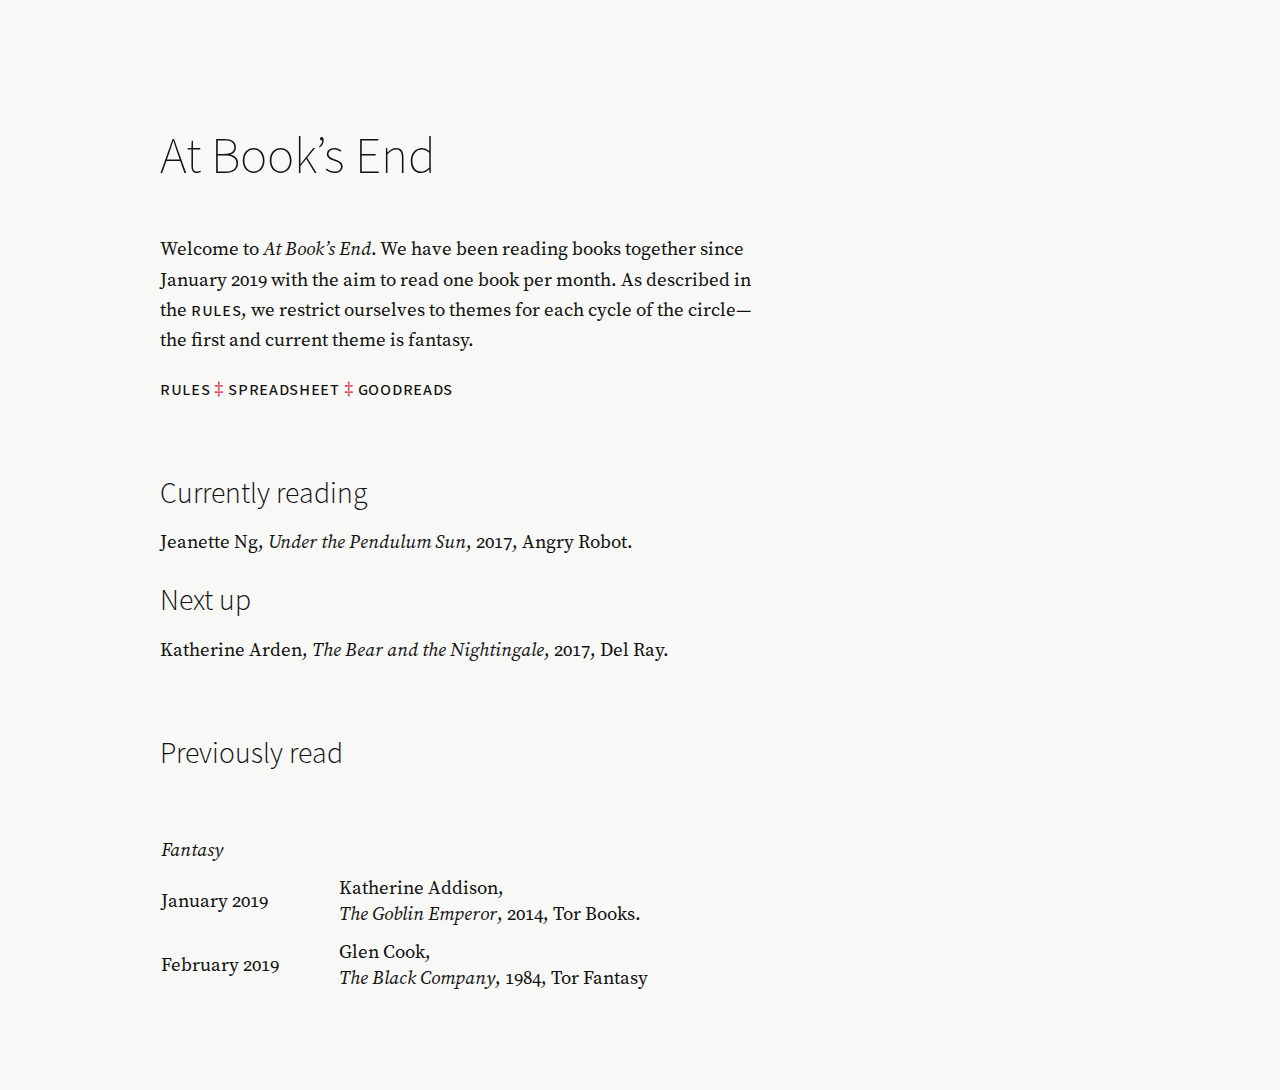
<file: index.html>
<!DOCTYPE html>
<html lang="en">
<head>
  <meta charset="UTF-8">
  <title>At Book’s End</title>
  <link rel="stylesheet" type="text/css" href="styles.css" />
  <meta name="viewport" content="width=device-width, initial-scale=1">
</head>
<body><article><root><h1>At Book’s End</h1><section><p>Welcome to <em>At Book’s End</em>. We have been reading books together since January 2019 with the aim to read one book per month. As described in the <a href="rules.html">rules</a>, we restrict ourselves to themes for each cycle of the circle—the first and current theme is fantasy.</p><p><a href="rules.html">Rules</a> <span class="red">‡</span> <a href="https://docs.google.com/spreadsheets/d/1F0fgYC9iT_X1TeSNWdfHiuKrNp_ETku6lrysemuS7Ao/edit?usp=sharing">Spreadsheet</a> <span class="red">‡</span> <a href="https://www.goodreads.com/group/show/858506-at-book-s-end">Goodreads</a></p></section><section><h2>Currently reading</h2><p>Jeanette Ng, <em>Under the Pendulum Sun</em>, 2017, Angry Robot.</p><h2>Next up</h2><p>Katherine Arden, <em>The Bear and the Nightingale</em>, 2017, Del Ray.</p></section><section><h2>Previously read</h2><table width="100%"><tr><th colspan="2"><em>Fantasy</em></th></tr><br/><tr><td>January 2019</td> <td>Katherine Addison,<br/><em>The Goblin Emperor</em>, 2014, Tor Books.</td></tr><br/><tr><td>February 2019</td> <td>Glen Cook,<br/><em>The Black Company</em>, 1984, Tor Fantasy</td></tr></table></section></root></article></body>

</html>
</file>
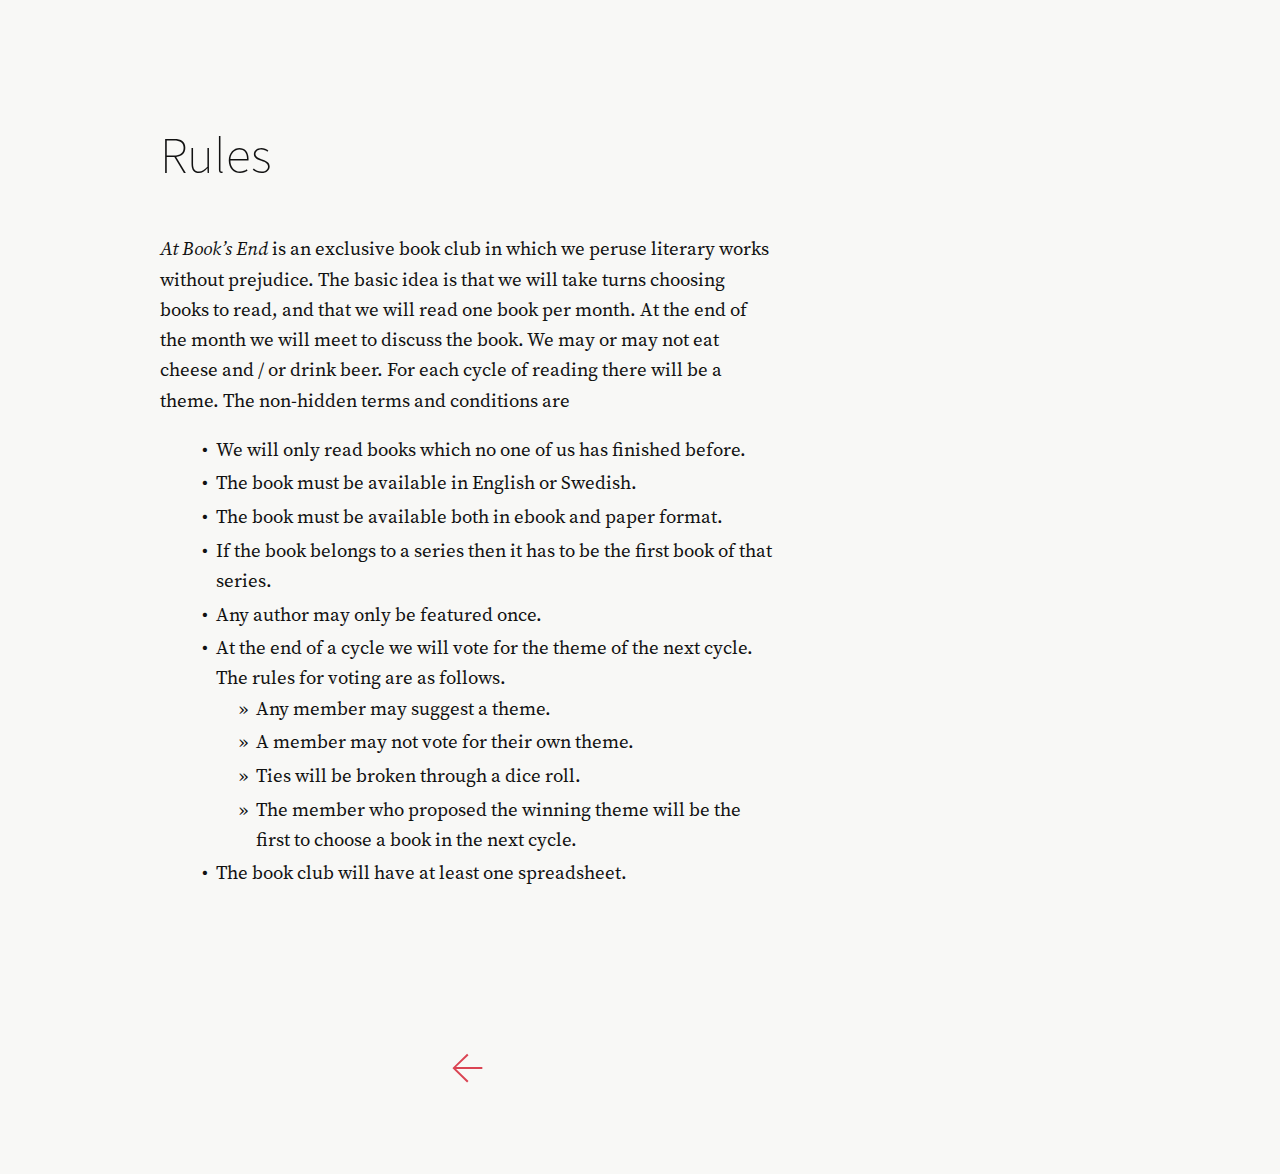
<file: rules.html>
<!DOCTYPE html>
<html lang="en">
<head>
  <meta charset="UTF-8">
  <title>Rules</title>
  <link rel="stylesheet" type="text/css" href="styles.css" />
  <meta name="viewport" content="width=device-width, initial-scale=1">
</head>
<body><article><root><h1>Rules</h1><section><p><em>At Book’s End</em> is an exclusive book club in which we peruse literary works without prejudice. The basic idea is that we will take turns choosing books to read, and that we will read one book per month. At the end of the month we will meet to discuss the book. We may or may not eat cheese and / or drink beer. For each cycle of reading there will be a theme. The non-hidden terms and conditions are</p><ul><li>We will only read books which no one of us has finished before.</li><li>The book must be available in English or Swedish.</li><li>The book must be available both in ebook and paper format.</li><li>If the book belongs to a series then it has to be the first book of that series.</li><li>Any author may only be featured once.</li><li><p>At the end of a cycle we will vote for the theme of the next cycle. The rules for voting are as follows. </p><ul class="sublist"><li>Any member may suggest a theme.</li><li>A member may not vote for their own theme.</li><li>Ties will be broken through a dice roll.</li><li>The member who proposed the winning theme will be the first to choose a book in the next cycle.</li></ul></li><li>The book club will have at least one spreadsheet.</li></ul></section></root></article></body>
<section><p class="center-children"><navigation><a href="index.html">←<a/><navigation/><p/><section/>
</html>
</file>
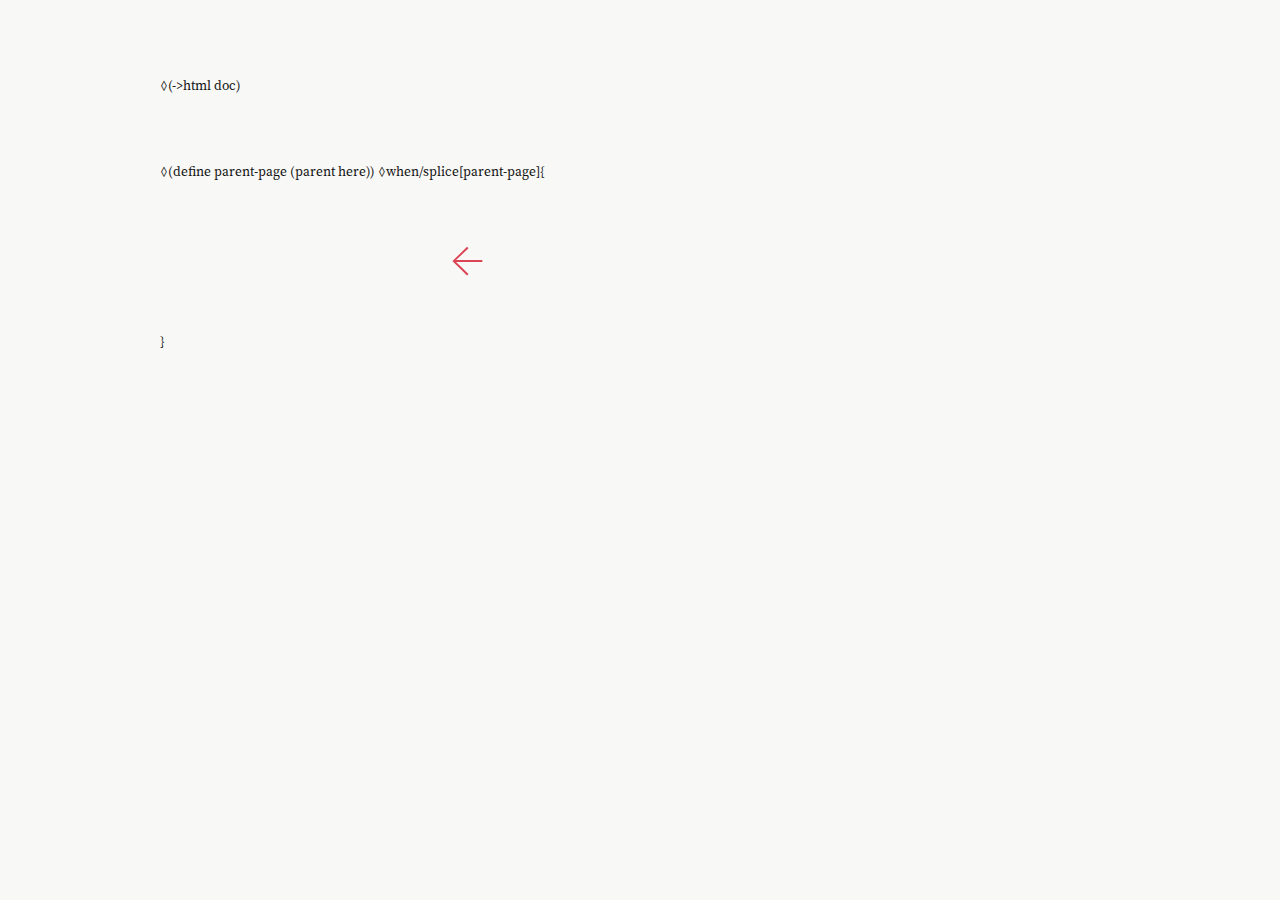
<file: template.html>
<!DOCTYPE html>
<html lang="en">
<head>
  <meta charset="UTF-8">
  <title>◊(select 'h1 doc)</title>
  <link rel="stylesheet" type="text/css" href="styles.css" />
  <meta name="viewport" content="width=device-width, initial-scale=1">
</head>
<body><article>◊(->html doc)</article></body>
◊(define parent-page (parent here))
◊when/splice[parent-page]{<section><p class="center-children"><navigation><a href="◊|parent-page|">←<a/><navigation/><p/><section/>}
</html>
</file>
<file: styles.css>
@charset "UTF-8";
@import url("fonts.css");



html { font-size: 13.5px; }

body { width: 87.5%;
       margin-left: auto;
       margin-right: auto;
       padding-left: 12.5%;
       padding-right: 0%;
       font-family: sourceserifpro, Georgia, serif;
       font-kerning: normal;
       background-color: #f8f8f6;
       color: #111;
       max-width: 1400px;
       counter-reset: sidenote-counter;
       font-variant-numeric: oldstyle-nums; }

h1 { font-weight: 200;
     font-family: sourcesanspro;
     margin-top: 4rem;
     margin-bottom: 1.5rem;
     font-size: 3.8rem;
     line-height: 1; }

h2 { font-style: normal;
     font-family: sourcesanspro;
     font-weight: 300;
     margin-top: 2.1rem;
     margin-bottom: 1.4rem;
     font-size: 2.2rem;
     line-height: 1; }

h3 { font-style: normal;
     font-family: sourcesanspro;
     font-weight: 400;
     font-size: 1.7rem;
     margin-top: 2rem;
     margin-bottom: 1.4rem;
     line-height: 1; }

hr { display: block;
     height: 1px;
     width: 55%;
     border: 0;
     border-top: 1px solid #ccc;
     margin: 1em 0;
     padding: 0; }

p.subtitle { font-family: sourcesanspro;
             font-weight: 400;
             font-style: italic;
             margin-top: 1rem;
             margin-bottom: 1rem;
             font-size: 1.8rem;
             display: block;
             line-height: 1; }


.smallcaps { font-variant-caps: all-small-caps;
                 letter-spacing: 0.05rem; }

.thick { font-weight: 700; }

.large { font-size: 3rem;}

.red { color: #DA4453;}

.center-children { text-align: center;}

navigation { font-size: 4rem;
             font-weight: 300;
             color: #DA4453;
             margin-top: 2rem; }
article { position: relative;
          padding: 5rem 0rem; }

section { padding-top: 1rem;
          padding-bottom: 1rem; }

p, ol, ul { font-size: 1.4rem;
            line-height: 1.6;
            list-style-type: "•  ";
            }

li > p { margin-top: 0rem;
         margin-bottom: 0rem; }

ul.sublist { list-style-type: "»  ";}

p { margin-top: 1.4rem;
    margin-bottom: 1.4rem;
    padding-right: 0;
    vertical-align: baseline; }

table { font-size: 1.4rem;
        border-spacing: 40px 10px;
        margin-left: -40px; }

th { font-weight: inherit;
     text-align: left; }


div.epigraph { margin: 5em 0; }

div.epigraph > blockquote { margin-top: 3em;
                            margin-bottom: 3em; }

div.epigraph > blockquote, div.epigraph > blockquote > p { font-style: italic; }

div.epigraph > blockquote > footer { font-style: normal; }

div.epigraph > blockquote > footer > cite { font-style: italic; }

blockquote { font-size: 1.4rem; }

blockquote p { width: 55%;
               margin-right: 40px; }

blockquote footer { width: 55%;
                    font-size: 1.1rem;
                    text-align: right; }

section > p, section > footer, section > table { width: 55%; }

/* 50 + 5 == 55, to be the same width as paragraph */
section > ol, section > ul { width: 50%;
                             -webkit-padding-start: 5%; }

li:not(:first-child) { margin-top: 0.25rem; }

figure { padding: 0;
         border: 0;
         font-size: 100%;
         font: inherit;
         vertical-align: baseline;
         max-width: 55%;
         -webkit-margin-start: 0;
         -webkit-margin-end: 0;
         margin: 0 0 3em 0; }

figcaption { float: right;
             clear: right;
             margin-top: 0;
             margin-bottom: 0;
             font-size: 1.1rem;
             line-height: 1.6;
             vertical-align: baseline;
             position: relative;
             max-width: 40%; }

figure.fullwidth figcaption { margin-right: 24%; }


a:link, a:visited { color: inherit;
                    font-family: sourcesanspro;
                    font-variant-caps: all-small-caps;
                    font-kerning: none;
                    letter-spacing: 0.05rem;
                    text-decoration: none;}

a:hover { text-decoration: none;
          background: -webkit-linear-gradient(#f8f8f6, #f8f8f6), -webkit-linear-gradient(#f8f8f6, #f8f8f6), -webkit-linear-gradient(#333, #333);
          background: linear-gradient(#f8f8f6, #f8f8f6), linear-gradient(#f8f8f6, #f8f8f6), linear-gradient(#333, #333);
          -webkit-background-size: 0.05em 1px, 0.05em 1px, 1px 1px;
          -moz-background-size: 0.05em 1px, 0.05em 1px, 1px 1px;
          background-size: 0.05em 1px, 0.05em 1px, 1px 1px;
          background-repeat: no-repeat, no-repeat, repeat-x;
          text-shadow: 0.03em 0 #f8f8f6, -0.03em 0 #f8f8f6, 0 0.03em #f8f8f6, 0 -0.03em #f8f8f6, 0.06em 0 #f8f8f6, -0.06em 0 #f8f8f6, 0.09em 0 #f8f8f6, -0.09em 0 #f8f8f6, 0.12em 0 #f8f8f6, -0.12em 0 #f8f8f6, 0.15em 0 #f8f8f6, -0.15em 0 #f8f8f6;
          background-position: 0% 93%, 100% 93%, 0% 93%; }

@media screen and (-webkit-min-device-pixel-ratio: 0) { a:link { background-position-y: 87%, 87%, 87%; } }

a:link::selection { text-shadow: 0.03em 0 #b4d5fe, -0.03em 0 #b4d5fe, 0 0.03em #b4d5fe, 0 -0.03em #b4d5fe, 0.06em 0 #b4d5fe, -0.06em 0 #b4d5fe, 0.09em 0 #b4d5fe, -0.09em 0 #b4d5fe, 0.12em 0 #b4d5fe, -0.12em 0 #b4d5fe, 0.15em 0 #b4d5fe, -0.15em 0 #b4d5fe;
                    background: #b4d5fe; }

a:link::-moz-selection { text-shadow: 0.03em 0 #b4d5fe, -0.03em 0 #b4d5fe, 0 0.03em #b4d5fe, 0 -0.03em #b4d5fe, 0.06em 0 #b4d5fe, -0.06em 0 #b4d5fe, 0.09em 0 #b4d5fe, -0.09em 0 #b4d5fe, 0.12em 0 #b4d5fe, -0.12em 0 #b4d5fe, 0.15em 0 #b4d5fe, -0.15em 0 #b4d5fe;
                         background: #b4d5fe; }

img { max-width: 100%; }

.sidenote, .marginnote { float: right;
                         clear: right;
                         margin-right: -60%;
                         width: 50%;
                         margin-top: 0;
                         margin-bottom: 0;
                         font-family: sourcesanspro;
                         font-weight: 400;
                         font-style: normal;
                         font-size: 1.25rem;
                         line-height: 1.3;
                         vertical-align: baseline;
                         position: relative; }

.sidenote-number { counter-increment: sidenote-counter; }

.sidenote-number:after, .sidenote:before { font-family: sourceserifpro;
                                           position: relative;
                                           vertical-align: baseline; }

.sidenote-number:after { content: counter(sidenote-counter);
                         font-size: 1rem;
                         top: -0.5rem;
                         left: 0.1rem; }

.sidenote:before { content: counter(sidenote-counter) " ";
                   font-size: 1rem;
                   top: -0.5rem; }

blockquote .sidenote, blockquote .marginnote { margin-right: -82%;
                                               min-width: 59%;
                                               text-align: left; }

div.fullwidth, table.fullwidth { width: 100%; }

div.table-wrapper { overflow-x: auto;
                    font-family: sourcesanspro, sans-serif; }

.sans { font-family: sourcesanspro, Calibri, sans-serif; }

code { font-family: sourcemonopro, Courier, monospace;
       font-weight: 400;
       /*font-size: 1.0rem;*/
     /*line-height: 1.42;*/ }

.sans > code { font-size: 1.2rem; }

h1 > code, h2 > code, h3 > code { font-size: 0.80em; }

.marginnote > code, .sidenote > code { font-size: 1rem; }

pre.code { font-size: 0.9rem;
           width: 52.5%;
           margin-left: 2.5%;
           overflow-x: auto; }

pre.code.fullwidth { width: 90%; }


.fullwidth { max-width: 90%;
             clear:both; }

span.newthought { font-variant: small-caps;
                  font-size: 1.2em; }

input.margin-toggle { display: none; }

label.sidenote-number { display: inline; }

label.margin-toggle:not(.sidenote-number) { display: none; }

.iframe-wrapper { position: relative;
                  padding-bottom: 56.25%; /* 16:9 */
                  padding-top: 25px;
                  height: 0; }

.iframe-wrapper iframe { position: absolute;
                         top: 0;
                         left: 0;
                         width: 100%;
                         height: 100%; }

@media (max-width: 760px) { body { width: 84%;
                                   padding-left: 8%;
                                   padding-right: 8%; }
                            hr, section > p, section > footer, section > table { width: 100%; }
                            table { font-size: 1.25rem;
                                    font-weight: 400; }
                            pre.code { width: 97%; }
                            section > ol { width: 90%; }
                            section > ul { width: 90%; }
                            figure { max-width: 90%; }
                            figcaption, figure.fullwidth figcaption { margin-right: 0%;
                                                                      max-width: none; }
                            blockquote { margin-left: 1.5em;
                                         margin-right: 0em; }
                            blockquote p, blockquote footer { width: 100%; }
                            label.margin-toggle:not(.sidenote-number) { display: inline; }
                            .sidenote, .marginnote { display: none; }
                            .margin-toggle:checked + .sidenote,
                            .margin-toggle:checked + .marginnote { display: block;
                                                                   float: left;
                                                                   left: 1rem;
                                                                   clear: both;
                                                                   width: 95%;
                                                                   margin: 1rem 2.5%;
                                                                   vertical-align: baseline;
                                                                   position: relative; }
                            label { cursor: pointer; }
                            div.table-wrapper, table { width: 85%; }
                            img { width: 100%; } }
</file>
